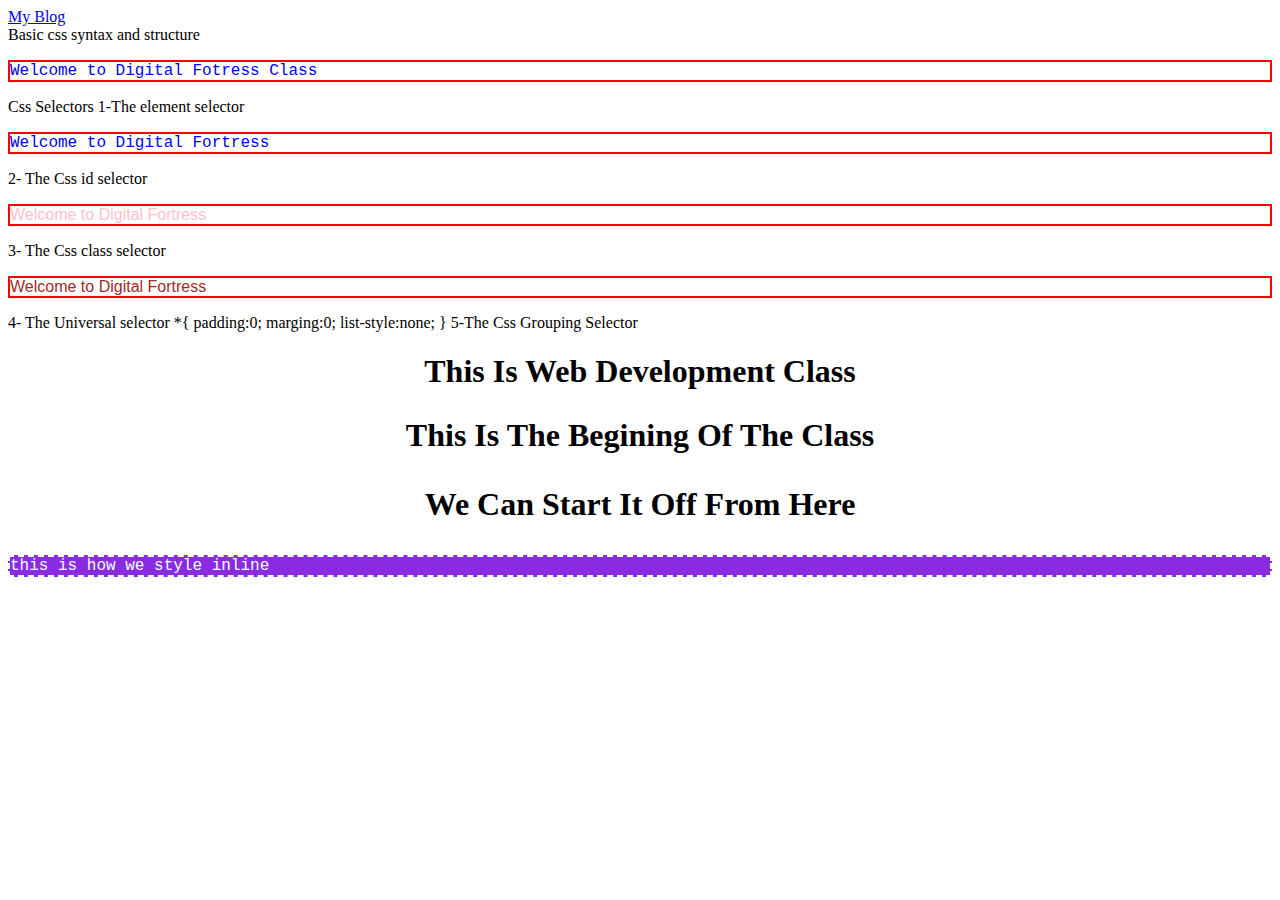
<file: index.html>
<!DOCTYPE html>
<html lang="en">
<head>
    <meta charset="UTF-8">
    <meta name="viewport" content="width=device-width, initial-scale=1.0">
    <title>Working with Css</title>
</head>
<style>
    p{
        background-color: white;
/* p is a selector
 background-color: white; the whole of this is declaration
 background-color this is property
 white is value*/
        color:blue;
        font-size: 400;
        font-family: 'Courier New', Courier, monospace;
        border: 2px solid red;
    }
        #zaynab{
            color:pink;
            font-size: 600;
            font-family: 'Gill Sans', 'Gill Sans MT', Calibri, 'Trebuchet MS', sans-serif;
        }
        .zaynab{
            color:brown;
            font-size: 700;
            font-family: Verdana, Geneva, Tahoma, sans-serif;
            font-style: normal;
        }
       h1,h2, h3{
        font: 800;
        font-size: xx-large;
        font-family: Georgia, 'Times New Roman', Times, serif;
        text-align: center;
        text-transform: capitalize;
       }
     p:first-child{
        font-style: italic;
       }

   
</style>
<body>
    <a href="blog.html" style="position: center;">My Blog</a>
    <br>
    Basic css syntax and structure
    <p> Welcome to Digital Fotress Class</p>
    Css Selectors
    1-The element selector
    <p>Welcome to Digital Fortress</p>
    2- The Css id selector
    <p id="zaynab">Welcome to Digital Fortress</p>
    3- The Css class selector
    <p class="zaynab">Welcome to Digital Fortress</p>
    4- The Universal selector
    *{
        padding:0;  
        marging:0;
        list-style:none;
    }
    5-The Css Grouping Selector
    <h1>This is Web development class</h1>
    <h2>This is the begining of the class</h2>
    <h3>we can start it off from here</h3>
    <!-- Inline Styling -->
    <p style="background-color: blueviolet; color:azure; border: 2px dashed ">this is how we style inline</p>
</body>
</html>
</file>
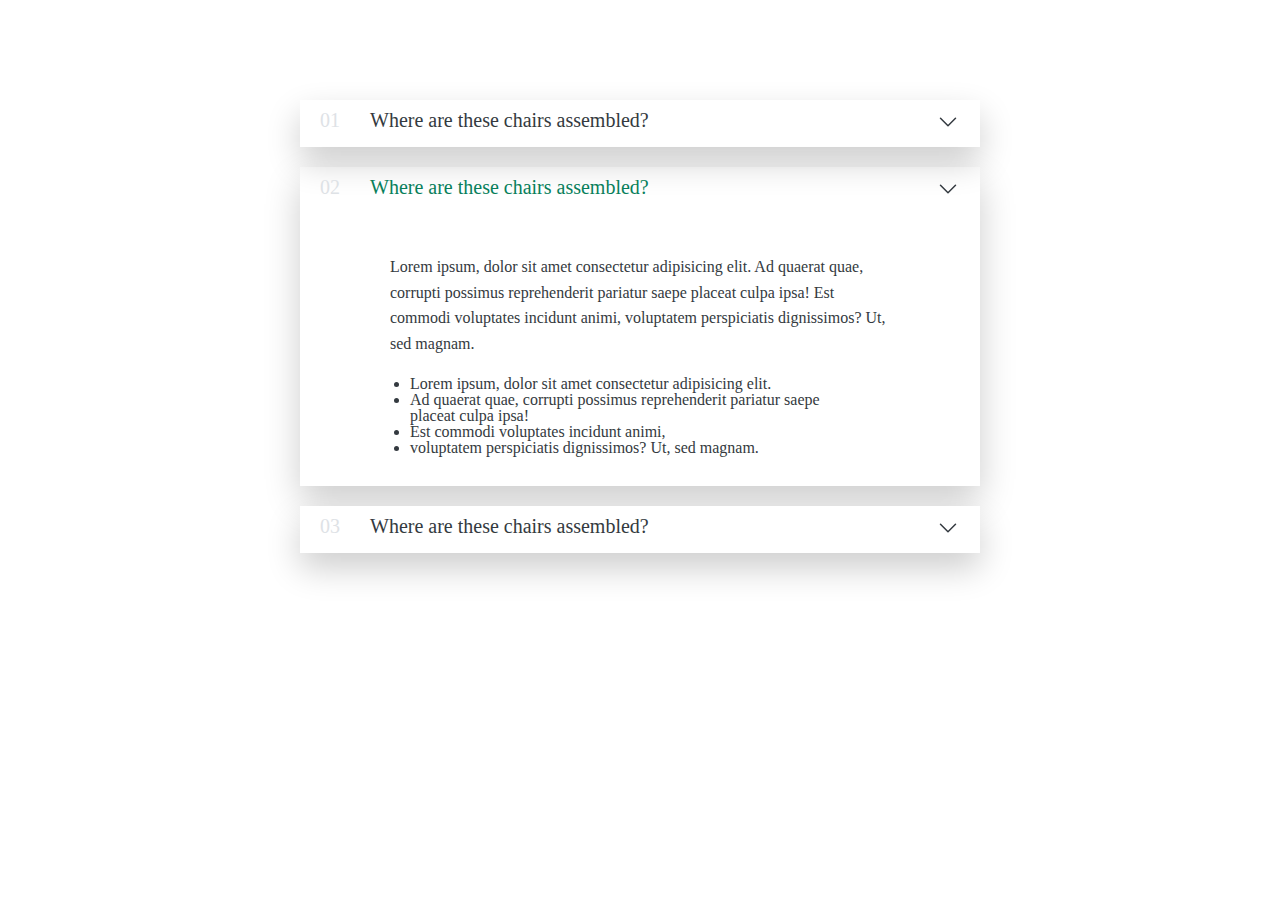
<file: Accordion.html>
<!DOCTYPE html>
<html lang="en">
<head>
    <meta charset="UTF-8">
    <meta name="viewport" content="width=device-width, initial-scale=1.0">
    <title>Accordion</title>
    <style>
        *{
            margin:0;
            padding:0;
            box-sizing: border-box;
        }
        body{
            font-family: verdana;
            color:#343a40;
            line-height: 1;
        }
        svg{
            width:24px;
            width:24px;
        }
        .number{
            color:#dee2e6;
            font-size: 15px;
        }
        .container{
            margin:100px auto;
            width:700px;
        }
        .first-container{
            display:grid;
            grid-template-columns: auto 1fr auto;
            gap:30px;
            background-color: white;
            box-shadow: 0 15px 34px rgba(0,0,0,0.2);
            padding:10px 20px;
            margin:20px 10px;
        }
        .second1-container{
            display: grid;
            grid-template-columns: auto 1fr auto;
            margin:5px 10px;
            gap:30px;
            box-shadow: 0 15px 34px rgba(0,0,0,0.2);
            padding:10px 20px;
        }
        .text{
            font-size: 20px;
        }
        .second{
            color:#087f5b;
        }
        .number{
            font-size: 20px;
        }
        .hidden-box{
            grid-column: 2;
            /* display: none; */
            align-items: center;
            padding: 10px 20px;
            justify-content: center;
        }
        .hidden-box p{
            line-height: 1.6;
            margin-bottom: 10px;
        }
        .hidden-box ul{
            display:flex;
            flex-direction: column;
            padding: 10px 20px;
        }
            </style>
</head>
<body>
  
<div class="container">
    <div class="first-container">
    <p class="number"> 01 </p>
    <p class="text">Where are these chairs assembled?</p>
    <p class="icon">
        <svg xmlns="http://www.w3.org/2000/svg" fill="none" viewBox="0 0 24 24" stroke-width="1.5" stroke="currentColor" class="w-6 h-6">
            <path stroke-linecap="round" stroke-linejoin="round" d="m19.5 8.25-7.5 7.5-7.5-7.5" />
          </svg>
          
    </p>
</div>

<div class="second-container">
    <div class="second1-container">
    <p class="number"> 02 </p>
    <p class="text second">Where are these chairs assembled?</p>
    <p class="icon">
        <svg xmlns="http://www.w3.org/2000/svg" fill="none" viewBox="0 0 24 24" stroke-width="1.5" stroke="currentColor" class="w-6 h-6">
            <path stroke-linecap="round" stroke-linejoin="round" d="m19.5 8.25-7.5 7.5-7.5-7.5" />
          </svg>
    
    <div class="hidden-box">      
    </p>
    <p>Lorem ipsum, dolor sit amet consectetur adipisicing elit. Ad quaerat quae, corrupti possimus reprehenderit pariatur saepe placeat culpa ipsa! Est commodi voluptates incidunt animi, voluptatem perspiciatis dignissimos? Ut, sed magnam.</p>
    <ul>
        <li>Lorem ipsum, dolor sit amet consectetur adipisicing elit.</li>
        <li>Ad quaerat quae, corrupti possimus reprehenderit pariatur saepe placeat culpa ipsa!</li>
        <li>Est commodi voluptates incidunt animi,</li>
        <li>voluptatem perspiciatis dignissimos? Ut, sed magnam.</li>

    </ul>
</div>
</div>
</div>
<div class="first-container">
    <p class="number"> 03 </p>
    <p class="text">Where are these chairs assembled?</p>
    <p class="icon">
        <svg xmlns="http://www.w3.org/2000/svg" fill="none" viewBox="0 0 24 24" stroke-width="1.5" stroke="currentColor" class="w-6 h-6">
            <path stroke-linecap="round" stroke-linejoin="round" d="m19.5 8.25-7.5 7.5-7.5-7.5" />
          </svg>
          
    </p>
</div>
</div>


</body>
</html>
</file>
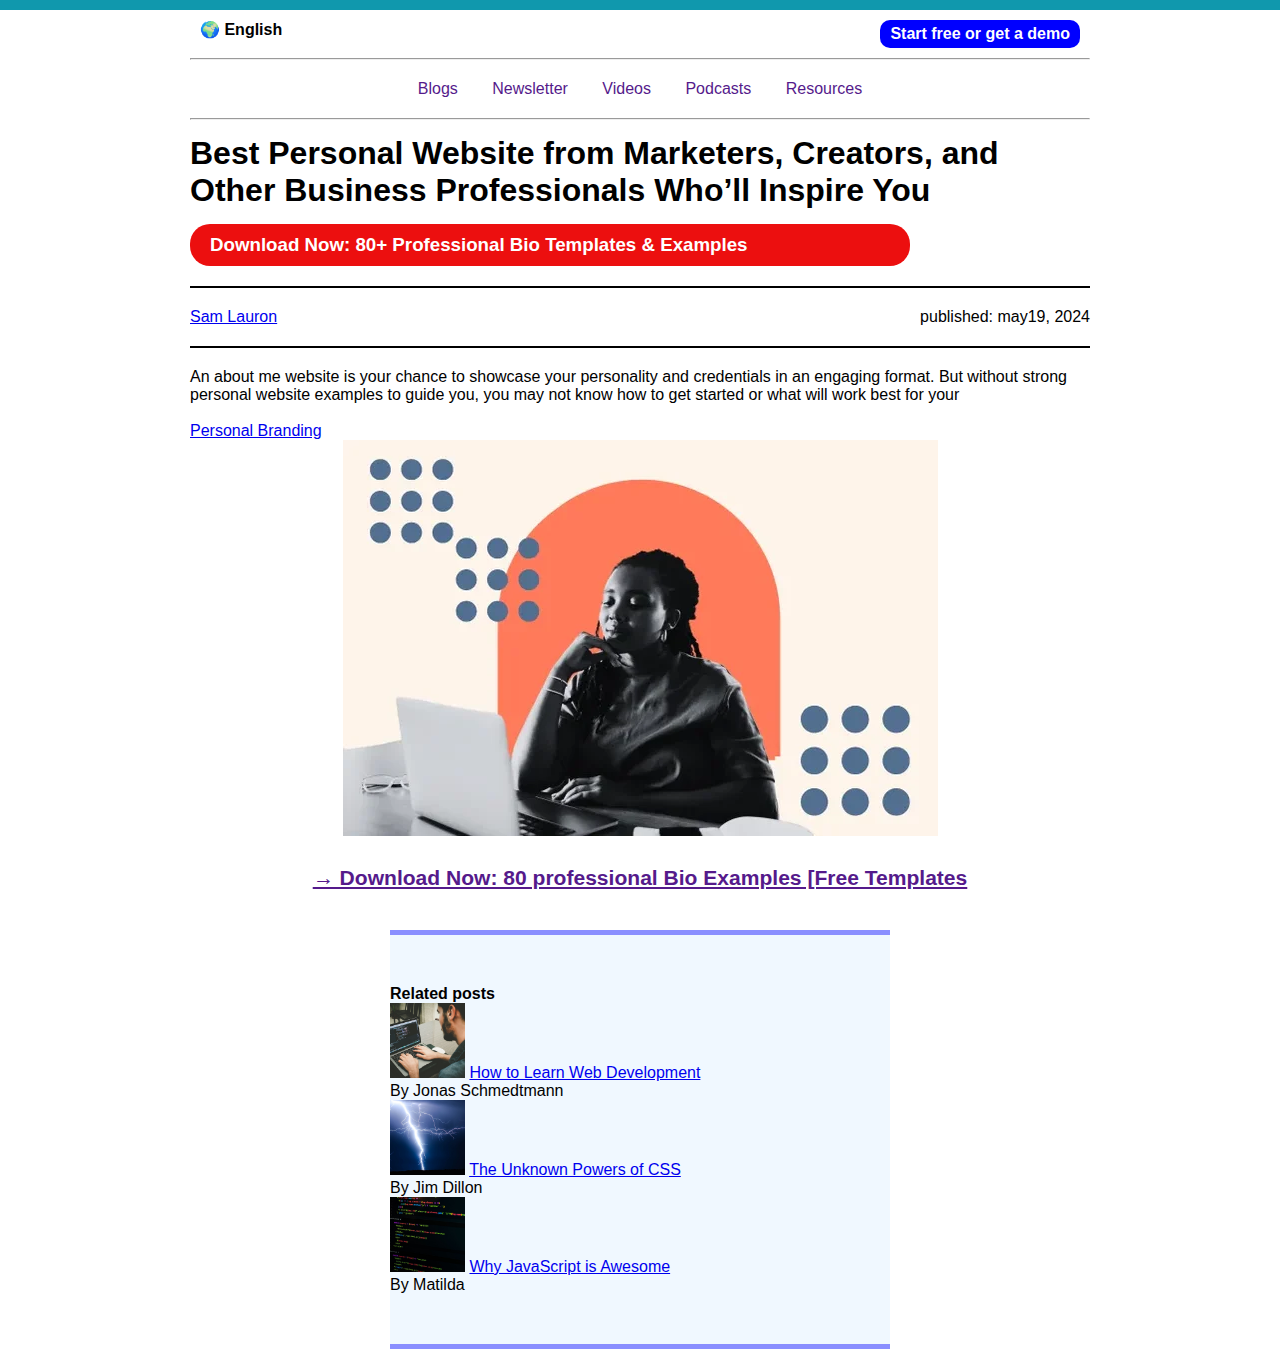
<file: blog.html>
<!DOCTYPE html>
<html lang="en">
<head>
    <meta charset="UTF-8">
    <meta name="viewport" content="width=device-width, initial-scale=1.0">
    <title>Blog</title>
    <link rel="stylesheet" href="myclass.css">
</head>
<body>
    <div class="container">
        <header class="main-header">
            <div class="top_header">
                <h4>🌍 English</h4>
                <h4 class="free_demo">Start free or get a demo</h4>
            </div>
            <hr>
            <nav class="nav_bar">
                <a href="">Blogs</a>
                <a href="">Newsletter</a>
                <a href="">Videos</a>
                <a href="">Podcasts</a>
                <a href="">Resources</a>
<!-- <ul class="nav_bar2">
    <li><a href="">Blogs</a></li>
    <li><a href="">Newsletter</a></li>
    <li><a href="">Videos</a></li>
    <li><a href="">Podcasts</a></li>
    <li><a href="">Resources</a></li>
</ul> -->
            </nav>
            <hr>
        </header>
        <article>
            <h1 class="myh1" style="font:900;font-weight:600; font-size: xx-large; ">Best Personal Website from Marketers, Creators, and Other Business Professionals Who’ll Inspire You</h1>
            <h3 class="download">Download Now: 80+ Professional Bio Templates & Examples</h3>
            <hr class="line">
            <div class="date">
                <a href="#"><p>Sam Lauron</p></a>
                <p>published: may19, 2024</p>
            </div>
            <hr class="line">
            <p>An about me website is your chance to showcase your personality and credentials in an engaging format. But without strong personal website examples to guide you, you may not know how to get started or what will work best for your</p>
            <br>
            <a href="#"><p>Personal Branding</p></a>
            <div class="image"><img src="./picture1.webp" alt="" title="">
              <div class="Download"> <a href=""> <h3>&rarr; Download Now: 80 professional Bio Examples [Free Templates</h3></a></div>
                <aside>
                    <h4>Related posts</h4>
            
                    <ul class="related">
                      <li>
                        <img
                          src="blog1.jpg"
                          alt="Person programming"
                          width="75"
                          height="75"
                        />
                        <a href="#">How to Learn Web Development</a>
                        <p class="related-author">By Jonas Schmedtmann</p>
                      </li>
                      <li>
                        <img
                          src="blog2.jpg"
                          alt="Lightning"
                          width="75"
                          height="75"
                        />
                        <a href="#">The Unknown Powers of CSS</a>
                        <p class="related-author">By Jim Dillon</p>
                      </li>
                      <li>
                        <img
                          src="blog3.jpg"
                          alt="JavaScript code on a screen"
                          width="75"
                          height="75"
                        />
                        <a href="#">Why JavaScript is Awesome</a>
                        <p class="related-author">By Matilda</p>
                      </li>
                    </ul>
                  </aside>
              
            </div>
        </article>
    </div>
</body>
</html>
</file>
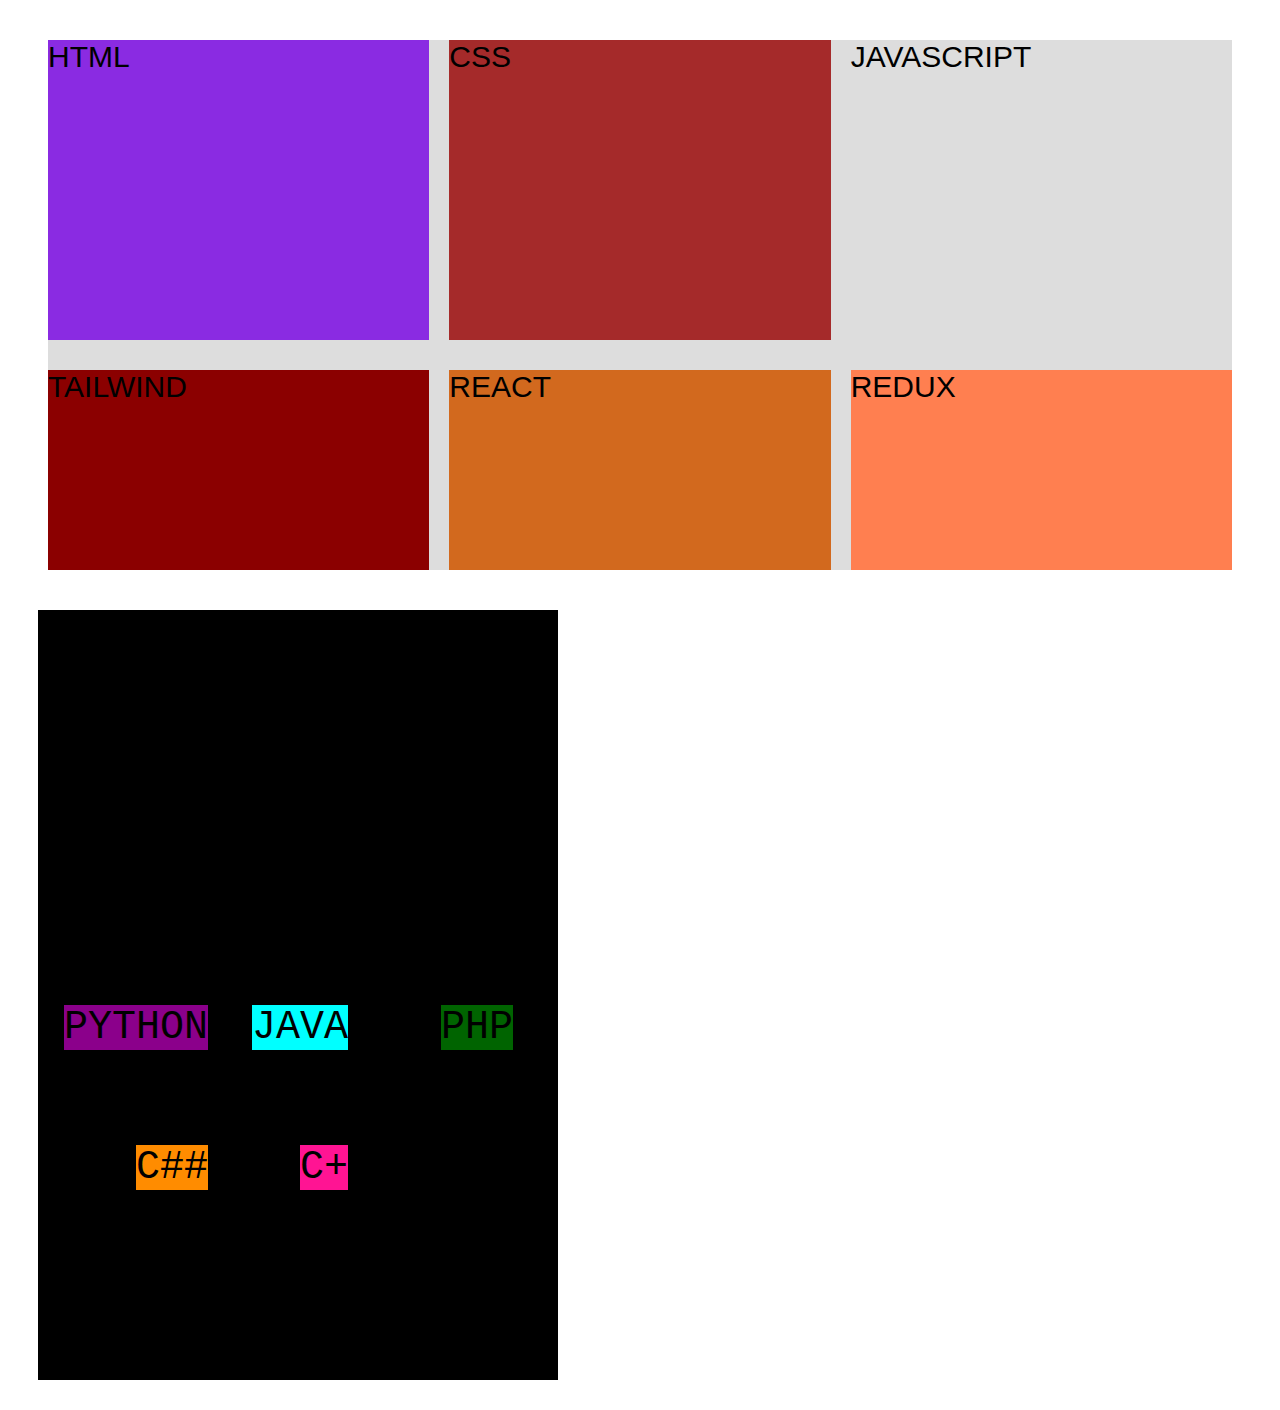
<file: css-grid.html>
<!DOCTYPE html>
<html lang="en">
<head>
    <meta charset="UTF-8">
    <meta name="viewport" content="width=device-width, initial-scale=1.0">
    <title>CSS Grid</title>
</head>
<style>
    .grid1{
        background-color: blueviolet;
    }
    .grid2{
        background-color: brown;
    }
    .grid3{
        background-color: calc();
    }
    .grid4{
        background-color: chocolate;
    }
    .grid5{
        background-color: coral;
    }
    .grid6{
        background-color: darkred;
    }
    .CONTAINER{
        font-family: Arial, Helvetica, sans-serif;
        background-color: #ddd;
        font-size: 30px;
        margin:40px;
        display:grid;
        /* grid-template-columns: 1fr 1fr 1fr 1fr;
        grid-template-rows: 300px 200px; */
        /* grid-template-columns: 1fr 1fr 1fr auto; */
        grid-template-columns: repeat(3, 1fr);
        grid-template-rows: 300px 200px;
        column-gap: 20px;
        row-gap: 30px;
        /* display: none; */
    }
    .grid6{
        grid-column: 1 / 2 ;
        grid-row: 2;
    }
    .grid7{
        background-color: darkmagenta;
    }
    .grid8{
        background-color: cyan;
    }
    .grid9{
        background-color: darkgreen;
    }
    .grid10{
        background-color: darkorange;
    }
    .grid11{
        background-color: deeppink;
    }
    .CONTAINER-2{
        font-family: 'Courier New', Courier, monospace;
        background-color: black;
        font-size:40px;
        margin:30px;
        padding:10px;
        width:500px;
        height:750px;
        gap:40px;
        justify-content: center;
        align-content: center;
        justify-items:end;
        align-items: end;
        display:grid;
        grid-template-columns: 125px 100px 125px;
        grid-template-rows: 250px 100px;
    }
</style>
<body>
    <div class="CONTAINER">
        <div class="grid1">HTML</div>
        <div class="grid2">CSS</div>
        <div class="grid3">JAVASCRIPT</div>
        <div class="grid4">REACT</div>
        <div class="grid5">REDUX</div>
        <div class="grid6">TAILWIND</div>
    </div>
    <div class="CONTAINER-2">
        <div class="grid7">PYTHON</div>
        <div class="grid8">JAVA</div>
        <div class="grid9">PHP</div>
        <div class="grid10">C##</div>
        <div class="grid11">C+</div>
        
    </div>
</body>
</html>
</file>
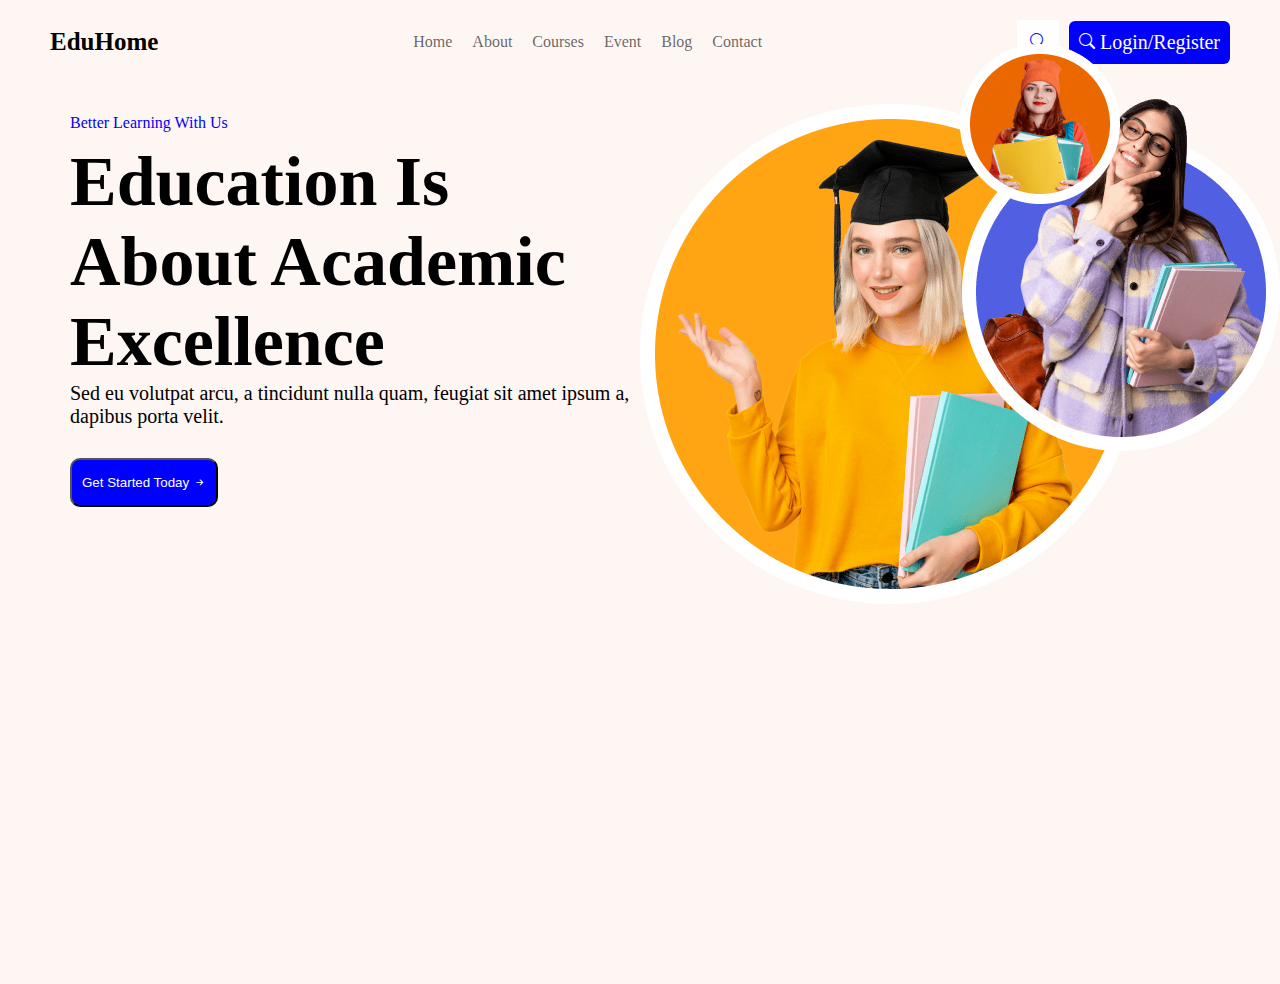
<file: Eduhome.html>
<!DOCTYPE html>
<html lang="en">
<head>
    <meta charset="UTF-8">
    <meta name="viewport" content="width=device-width, initial-scale=1.0">
    <title>EduHome</title>
    <link rel="stylesheet" href="https://cdn.jsdelivr.net/npm/bootstrap-icons@1.11.3/font/bootstrap-icons.min.css">
    <link rel="stylesheet" href="eduhome.css">

</head>
<body>
    <div class="header_container">
            <nav class="header_left">
            <p>EduHome</p>
        </nav>
        <nav class="header_middle">
            <ul>
                <li><a href="">Home</a></li>
                <li><a href="">About</a></li>
                <li><a href="">Courses</a></li>
                <li><a href="">Event</a></li>
                <li><a href="">Blog</a></li>
                <li><a href="">Contact</a></li>
            </ul>
        </nav>
        <nav class="header_right">
            <main class="search">
                <i class="bi bi-search"></i>
            </main>
            <main class="login">
                <i class="bi bi-search"></i>
                <p>Login/Register</p>
            </main>
        </nav>
    </div>
    <section class="banner">
        <div class="Banner_left"> <p class="first">Better Learning With Us</p>
            <h2>Education Is About Academic Excellence</h2>
            <p class="second">Sed eu volutpat arcu, a tincidunt nulla quam, feugiat sit amet ipsum a, dapibus porta velit.</p>
            <button class="learnmore">
                Get Started Today <i class="bi bi-arrow-right-short"></i>
            </button></div>
        <div class="Banner_right">
            <div class="image1">
                <img src="image01.png" alt="" title="">
            </div>
            <div class="image2">
                <img src="image02.png" alt="" title="">
            </div>
            <div class="image3">
                <img src="image03.png" alt="" title="">
            </div>

        </div>
    </section>
</body>
</html>
</file>
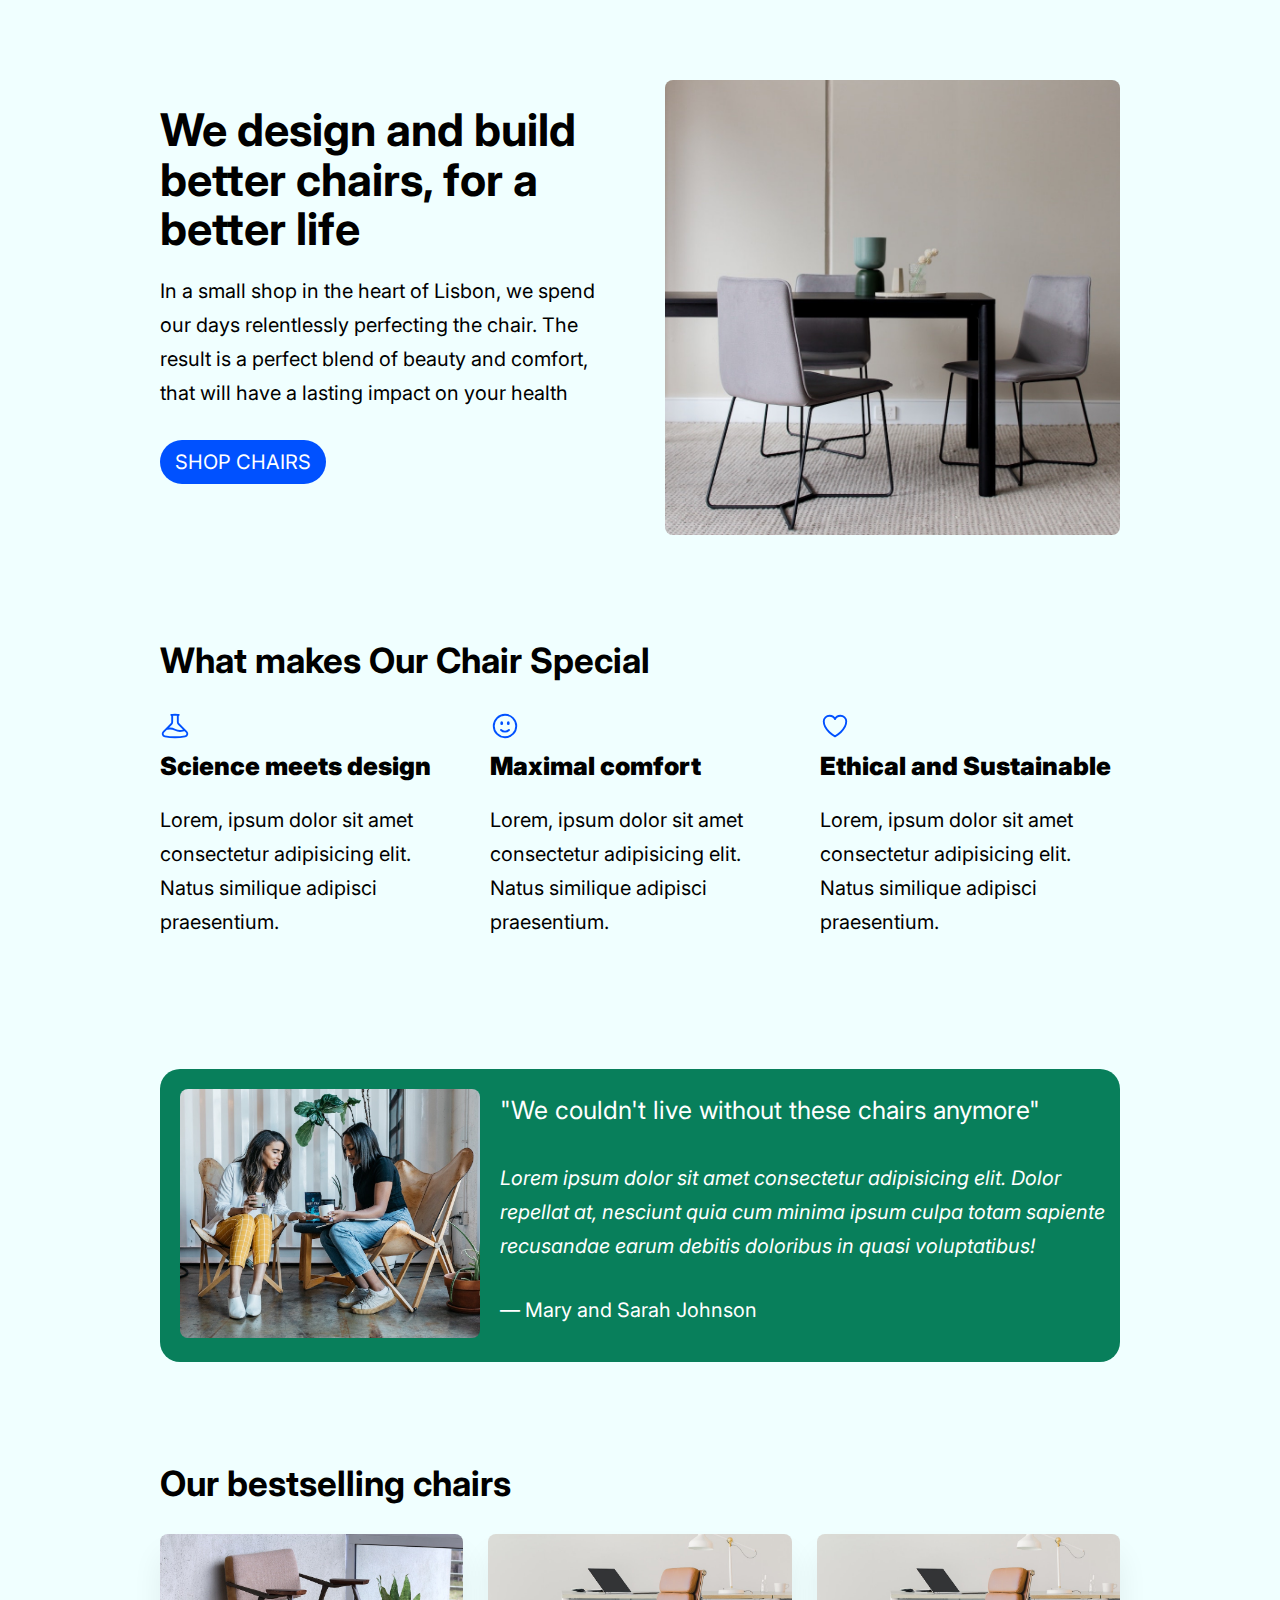
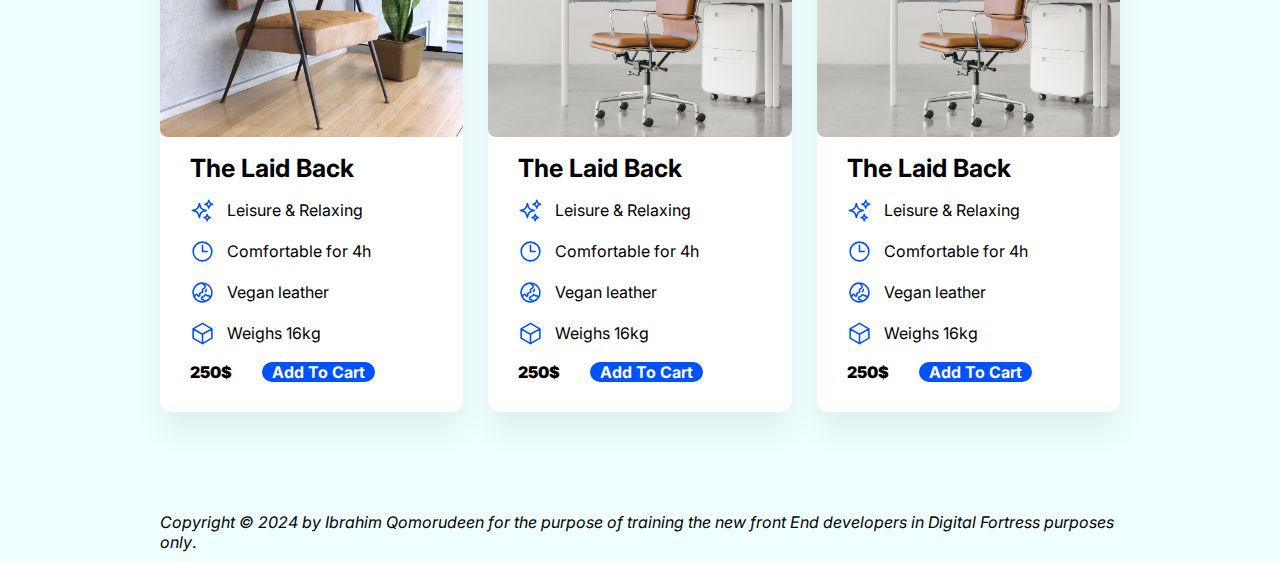
<file: webpage.html>
<!DOCTYPE html>
<html lang="en">
<head>
    <meta charset="UTF-8">
    <meta name="viewport" content="width=device-width, initial-scale=1.0">
    <title>Furniture</title>
    <link rel="preconnect" href="https://fonts.googleapis.com">
<link rel="preconnect" href="https://fonts.gstatic.com" crossorigin>
<link href="https://fonts.googleapis.com/css2?family=Inter:wght@100..900&display=swap" rel="stylesheet">
<link rel="stylesheet" href="style.css">
</head>
<body>
    
    <div class="container">
        <header>
        <div class="topheader">
          <h1 class="firsttext">We design and build better chairs, for a better life</h1> 
          <p class="secondtext">
            In a small shop in the heart of Lisbon, we spend our days relentlessly perfecting the chair. The result is a perfect blend of beauty and comfort, that will have a lasting impact on your health
          </p> 
          <a href="" ><p class="btn1">SHOP CHAIRS</p></a>
        </div>
          <div class="firstimage">
            <img src="./images/lisbon.jpg">
          </div>
        
    </header>
    <section>
        <h2>What makes Our Chair Special</h2>
        <div class="icon_section">
           <div>
           
            <svg xmlns="http://www.w3.org/2000/svg" fill="none" viewBox="0 0 24 24" stroke-width="1.5" stroke="currentColor" class="w-6 h-6">
                <path stroke-linecap="round" stroke-linejoin="round" d="M9.75 3.104v5.714a2.25 2.25 0 0 1-.659 1.591L5 14.5M9.75 3.104c-.251.023-.501.05-.75.082m.75-.082a24.301 24.301 0 0 1 4.5 0m0 0v5.714c0 .597.237 1.17.659 1.591L19.8 15.3M14.25 3.104c.251.023.501.05.75.082M19.8 15.3l-1.57.393A9.065 9.065 0 0 1 12 15a9.065 9.065 0 0 0-6.23-.693L5 14.5m14.8.8 1.402 1.402c1.232 1.232.65 3.318-1.067 3.611A48.309 48.309 0 0 1 12 21c-2.773 0-5.491-.235-8.135-.687-1.718-.293-2.3-2.379-1.067-3.61L5 14.5" />
              </svg>
               <p class="features-title"><strong>Science meets design</strong></p>
            <p class="features-text">Lorem, ipsum dolor sit amet consectetur adipisicing elit. Natus similique adipisci praesentium.</p>
        </div>
        <div>
           
            <svg xmlns="http://www.w3.org/2000/svg" fill="none" viewBox="0 0 24 24" stroke-width="1.5" stroke="currentColor" class="w-6 h-6">
                <path stroke-linecap="round" stroke-linejoin="round" d="M15.182 15.182a4.5 4.5 0 0 1-6.364 0M21 12a9 9 0 1 1-18 0 9 9 0 0 1 18 0ZM9.75 9.75c0 .414-.168.75-.375.75S9 10.164 9 9.75 9.168 9 9.375 9s.375.336.375.75Zm-.375 0h.008v.015h-.008V9.75Zm5.625 0c0 .414-.168.75-.375.75s-.375-.336-.375-.75.168-.75.375-.75.375.336.375.75Zm-.375 0h.008v.015h-.008V9.75Z" />
              </svg>
              
               <p class="features-title"><strong>Maximal comfort</strong></p>
            <p class="features-text">Lorem, ipsum dolor sit amet consectetur adipisicing elit. Natus similique adipisci praesentium.</p>
        </div>
        <div>
           
            <svg xmlns="http://www.w3.org/2000/svg" fill="none" viewBox="0 0 24 24" stroke-width="1.5" stroke="currentColor" class="w-6 h-6">
                <path stroke-linecap="round" stroke-linejoin="round" d="M21 8.25c0-2.485-2.099-4.5-4.688-4.5-1.935 0-3.597 1.126-4.312 2.733-.715-1.607-2.377-2.733-4.313-2.733C5.1 3.75 3 5.765 3 8.25c0 7.22 9 12 9 12s9-4.78 9-12Z" />
              </svg>
              
               <p class="features-title"><strong>Ethical and Sustainable</strong></p>
            <p class="features-text">Lorem, ipsum dolor sit amet consectetur adipisicing elit. Natus similique adipisci praesentium.</p>
        </div>
        </div>
        <div class="testimonial">
            <div class="himage">
                <img class="my_image" src="./images/testimonial2.jpg" alt="my testimonial" title="our testimonial">
            </div>
            <div class="text_testimonial">
                <p class="testimonial-title">"We couldn't live without these chairs anymore"</p>
                <p class="testimonial-text"><em>Lorem ipsum dolor sit amet consectetur adipisicing elit. Dolor repellat at, nesciunt quia cum minima ipsum culpa totam sapiente recusandae earum debitis doloribus in quasi voluptatibus!</em></p>
                <p class="testimonial-details">— Mary and Sarah Johnson</p>
            </div>
        </div>
    </section>
    <section>
        
         <h2 class="category-text">
                Our bestselling chairs 
            </h2>
            
            <div class="category-section">
                <article class="categories">
                    <img src="./images/laidback.jpg" alt="">
                    <div class="category">
                        <h3 >
                            The Laid Back
                        </h3>
                        <ul class="category-details">
                            <li>
                                <svg xmlns="http://www.w3.org/2000/svg" fill="none" viewBox="0 0 24 24" stroke-width="1.5" stroke="currentColor" class="w-6 h-6">
                                    <path stroke-linecap="round" stroke-linejoin="round" d="M9.813 15.904 9 18.75l-.813-2.846a4.5 4.5 0 0 0-3.09-3.09L2.25 12l2.846-.813a4.5 4.5 0 0 0 3.09-3.09L9 5.25l.813 2.846a4.5 4.5 0 0 0 3.09 3.09L15.75 12l-2.846.813a4.5 4.5 0 0 0-3.09 3.09ZM18.259 8.715 18 9.75l-.259-1.035a3.375 3.375 0 0 0-2.455-2.456L14.25 6l1.036-.259a3.375 3.375 0 0 0 2.455-2.456L18 2.25l.259 1.035a3.375 3.375 0 0 0 2.456 2.456L21.75 6l-1.035.259a3.375 3.375 0 0 0-2.456 2.456ZM16.894 20.567 16.5 21.75l-.394-1.183a2.25 2.25 0 0 0-1.423-1.423L13.5 18.75l1.183-.394a2.25 2.25 0 0 0 1.423-1.423l.394-1.183.394 1.183a2.25 2.25 0 0 0 1.423 1.423l1.183.394-1.183.394a2.25 2.25 0 0 0-1.423 1.423Z" />
                                  </svg>
                                  <span>Leisure & Relaxing</span> 
                            </li>
                            <li>
                                <svg xmlns="http://www.w3.org/2000/svg" fill="none" viewBox="0 0 24 24" stroke-width="1.5" stroke="currentColor" class="w-6 h-6">
                                    <path stroke-linecap="round" stroke-linejoin="round" d="M12 6v6h4.5m4.5 0a9 9 0 1 1-18 0 9 9 0 0 1 18 0Z" />
                                  </svg>
                                   
                                <span>
                                    Comfortable for 4h
                                </span>
                            </li>
                            <li>
                                <svg xmlns="http://www.w3.org/2000/svg" fill="none" viewBox="0 0 24 24" stroke-width="1.5" stroke="currentColor" class="w-6 h-6">
                                    <path stroke-linecap="round" stroke-linejoin="round" d="M12.75 3.03v.568c0 .334.148.65.405.864l1.068.89c.442.369.535 1.01.216 1.49l-.51.766a2.25 2.25 0 0 1-1.161.886l-.143.048a1.107 1.107 0 0 0-.57 1.664c.369.555.169 1.307-.427 1.605L9 13.125l.423 1.059a.956.956 0 0 1-1.652.928l-.679-.906a1.125 1.125 0 0 0-1.906.172L4.5 15.75l-.612.153M12.75 3.031a9 9 0 0 0-8.862 12.872M12.75 3.031a9 9 0 0 1 6.69 14.036m0 0-.177-.529A2.25 2.25 0 0 0 17.128 15H16.5l-.324-.324a1.453 1.453 0 0 0-2.328.377l-.036.073a1.586 1.586 0 0 1-.982.816l-.99.282c-.55.157-.894.702-.8 1.267l.073.438c.08.474.49.821.97.821.846 0 1.598.542 1.865 1.345l.215.643m5.276-3.67a9.012 9.012 0 0 1-5.276 3.67m0 0a9 9 0 0 1-10.275-4.835M15.75 9c0 .896-.393 1.7-1.016 2.25" />
                                  </svg>
                                  <span>Vegan leather</span>
                            </li>
                            <li> 
                                <svg xmlns="http://www.w3.org/2000/svg" fill="none" viewBox="0 0 24 24" stroke-width="1.5" stroke="currentColor" class="w-6 h-6">
                                    <path stroke-linecap="round" stroke-linejoin="round" d="m21 7.5-9-5.25L3 7.5m18 0-9 5.25m9-5.25v9l-9 5.25M3 7.5l9 5.25M3 7.5v9l9 5.25m0-9v9" />
                                  </svg>
                                  <span>Weighs 16kg</span></li>
                        </ul>
                        <div class="category-price">
                            <h4><strong>250$</strong></h4><a href="" alt="price" class="price"><strong>Add to cart</strong></a>
                        </div>
                    </div>
                </article>
                <article class="categories">
                    <img src="./images/workerbee.jpg" alt="">
                    <div class="category">
                        <h3 >
                            The Laid Back
                        </h3>
                        <ul class="category-details">
                            <li>
                                <svg xmlns="http://www.w3.org/2000/svg" fill="none" viewBox="0 0 24 24" stroke-width="1.5" stroke="currentColor" class="w-6 h-6">
                                    <path stroke-linecap="round" stroke-linejoin="round" d="M9.813 15.904 9 18.75l-.813-2.846a4.5 4.5 0 0 0-3.09-3.09L2.25 12l2.846-.813a4.5 4.5 0 0 0 3.09-3.09L9 5.25l.813 2.846a4.5 4.5 0 0 0 3.09 3.09L15.75 12l-2.846.813a4.5 4.5 0 0 0-3.09 3.09ZM18.259 8.715 18 9.75l-.259-1.035a3.375 3.375 0 0 0-2.455-2.456L14.25 6l1.036-.259a3.375 3.375 0 0 0 2.455-2.456L18 2.25l.259 1.035a3.375 3.375 0 0 0 2.456 2.456L21.75 6l-1.035.259a3.375 3.375 0 0 0-2.456 2.456ZM16.894 20.567 16.5 21.75l-.394-1.183a2.25 2.25 0 0 0-1.423-1.423L13.5 18.75l1.183-.394a2.25 2.25 0 0 0 1.423-1.423l.394-1.183.394 1.183a2.25 2.25 0 0 0 1.423 1.423l1.183.394-1.183.394a2.25 2.25 0 0 0-1.423 1.423Z" />
                                  </svg>
                                  <span>Leisure & Relaxing</span> 
                            </li>
                            <li>
                                <svg xmlns="http://www.w3.org/2000/svg" fill="none" viewBox="0 0 24 24" stroke-width="1.5" stroke="currentColor" class="w-6 h-6">
                                    <path stroke-linecap="round" stroke-linejoin="round" d="M12 6v6h4.5m4.5 0a9 9 0 1 1-18 0 9 9 0 0 1 18 0Z" />
                                  </svg>
                                   
                                <span>
                                    Comfortable for 4h
                                </span>
                            </li>
                            <li>
                                <svg xmlns="http://www.w3.org/2000/svg" fill="none" viewBox="0 0 24 24" stroke-width="1.5" stroke="currentColor" class="w-6 h-6">
                                    <path stroke-linecap="round" stroke-linejoin="round" d="M12.75 3.03v.568c0 .334.148.65.405.864l1.068.89c.442.369.535 1.01.216 1.49l-.51.766a2.25 2.25 0 0 1-1.161.886l-.143.048a1.107 1.107 0 0 0-.57 1.664c.369.555.169 1.307-.427 1.605L9 13.125l.423 1.059a.956.956 0 0 1-1.652.928l-.679-.906a1.125 1.125 0 0 0-1.906.172L4.5 15.75l-.612.153M12.75 3.031a9 9 0 0 0-8.862 12.872M12.75 3.031a9 9 0 0 1 6.69 14.036m0 0-.177-.529A2.25 2.25 0 0 0 17.128 15H16.5l-.324-.324a1.453 1.453 0 0 0-2.328.377l-.036.073a1.586 1.586 0 0 1-.982.816l-.99.282c-.55.157-.894.702-.8 1.267l.073.438c.08.474.49.821.97.821.846 0 1.598.542 1.865 1.345l.215.643m5.276-3.67a9.012 9.012 0 0 1-5.276 3.67m0 0a9 9 0 0 1-10.275-4.835M15.75 9c0 .896-.393 1.7-1.016 2.25" />
                                  </svg>
                                  <span>Vegan leather</span>
                            </li>
                            <li> 
                                <svg xmlns="http://www.w3.org/2000/svg" fill="none" viewBox="0 0 24 24" stroke-width="1.5" stroke="currentColor" class="w-6 h-6">
                                    <path stroke-linecap="round" stroke-linejoin="round" d="m21 7.5-9-5.25L3 7.5m18 0-9 5.25m9-5.25v9l-9 5.25M3 7.5l9 5.25M3 7.5v9l9 5.25m0-9v9" />
                                  </svg>
                                  <span>Weighs 16kg</span></li>
                        </ul>
                        <div class="category-price">
                            <h4><strong>250$</strong></h4><a href="" alt="price" class="price"><strong>Add to cart</strong></a>
                        </div>
                    </div>
                </article>
                <article class="categories">
                    <img src="./images/workerbee.jpg" alt="">
                    <div class="category">
                        <h3 >
                            The Laid Back
                        </h3>
                        <ul class="category-details">
                            <li>
                                <svg xmlns="http://www.w3.org/2000/svg" fill="none" viewBox="0 0 24 24" stroke-width="1.5" stroke="currentColor" class="w-6 h-6">
                                    <path stroke-linecap="round" stroke-linejoin="round" d="M9.813 15.904 9 18.75l-.813-2.846a4.5 4.5 0 0 0-3.09-3.09L2.25 12l2.846-.813a4.5 4.5 0 0 0 3.09-3.09L9 5.25l.813 2.846a4.5 4.5 0 0 0 3.09 3.09L15.75 12l-2.846.813a4.5 4.5 0 0 0-3.09 3.09ZM18.259 8.715 18 9.75l-.259-1.035a3.375 3.375 0 0 0-2.455-2.456L14.25 6l1.036-.259a3.375 3.375 0 0 0 2.455-2.456L18 2.25l.259 1.035a3.375 3.375 0 0 0 2.456 2.456L21.75 6l-1.035.259a3.375 3.375 0 0 0-2.456 2.456ZM16.894 20.567 16.5 21.75l-.394-1.183a2.25 2.25 0 0 0-1.423-1.423L13.5 18.75l1.183-.394a2.25 2.25 0 0 0 1.423-1.423l.394-1.183.394 1.183a2.25 2.25 0 0 0 1.423 1.423l1.183.394-1.183.394a2.25 2.25 0 0 0-1.423 1.423Z" />
                                  </svg>
                                  <span>Leisure & Relaxing</span> 
                            </li>
                            <li>
                                <svg xmlns="http://www.w3.org/2000/svg" fill="none" viewBox="0 0 24 24" stroke-width="1.5" stroke="currentColor" class="w-6 h-6">
                                    <path stroke-linecap="round" stroke-linejoin="round" d="M12 6v6h4.5m4.5 0a9 9 0 1 1-18 0 9 9 0 0 1 18 0Z" />
                                  </svg>
                                   
                                <span>
                                    Comfortable for 4h
                                </span>
                            </li>
                            <li>
                                <svg xmlns="http://www.w3.org/2000/svg" fill="none" viewBox="0 0 24 24" stroke-width="1.5" stroke="currentColor" class="w-6 h-6">
                                    <path stroke-linecap="round" stroke-linejoin="round" d="M12.75 3.03v.568c0 .334.148.65.405.864l1.068.89c.442.369.535 1.01.216 1.49l-.51.766a2.25 2.25 0 0 1-1.161.886l-.143.048a1.107 1.107 0 0 0-.57 1.664c.369.555.169 1.307-.427 1.605L9 13.125l.423 1.059a.956.956 0 0 1-1.652.928l-.679-.906a1.125 1.125 0 0 0-1.906.172L4.5 15.75l-.612.153M12.75 3.031a9 9 0 0 0-8.862 12.872M12.75 3.031a9 9 0 0 1 6.69 14.036m0 0-.177-.529A2.25 2.25 0 0 0 17.128 15H16.5l-.324-.324a1.453 1.453 0 0 0-2.328.377l-.036.073a1.586 1.586 0 0 1-.982.816l-.99.282c-.55.157-.894.702-.8 1.267l.073.438c.08.474.49.821.97.821.846 0 1.598.542 1.865 1.345l.215.643m5.276-3.67a9.012 9.012 0 0 1-5.276 3.67m0 0a9 9 0 0 1-10.275-4.835M15.75 9c0 .896-.393 1.7-1.016 2.25" />
                                  </svg>
                                  <span>Vegan leather</span>
                            </li>
                            <li> 
                                <svg xmlns="http://www.w3.org/2000/svg" fill="none" viewBox="0 0 24 24" stroke-width="1.5" stroke="currentColor" class="w-6 h-6">
                                    <path stroke-linecap="round" stroke-linejoin="round" d="m21 7.5-9-5.25L3 7.5m18 0-9 5.25m9-5.25v9l-9 5.25M3 7.5l9 5.25M3 7.5v9l9 5.25m0-9v9" />
                                  </svg>
                                  <span>Weighs 16kg</span></li>
                        </ul>
                        <div class="category-price">
                            <h4><strong>250$</strong></h4><a href="" alt="price" class="price"><strong>Add to cart</strong></a>
                        </div>
                    </div>
                </article>
            </div>
        
        
    </section>
    <footer>
        <em>Copyright &copy; <span class="date">2024 </span> by Ibrahim Qomorudeen for the purpose of training the new front End developers in Digital Fortress
        
        purposes only</em>.
      </footer>
    </div>
    <script src="./js/App.js"></script>
</body>
</html>
</file>
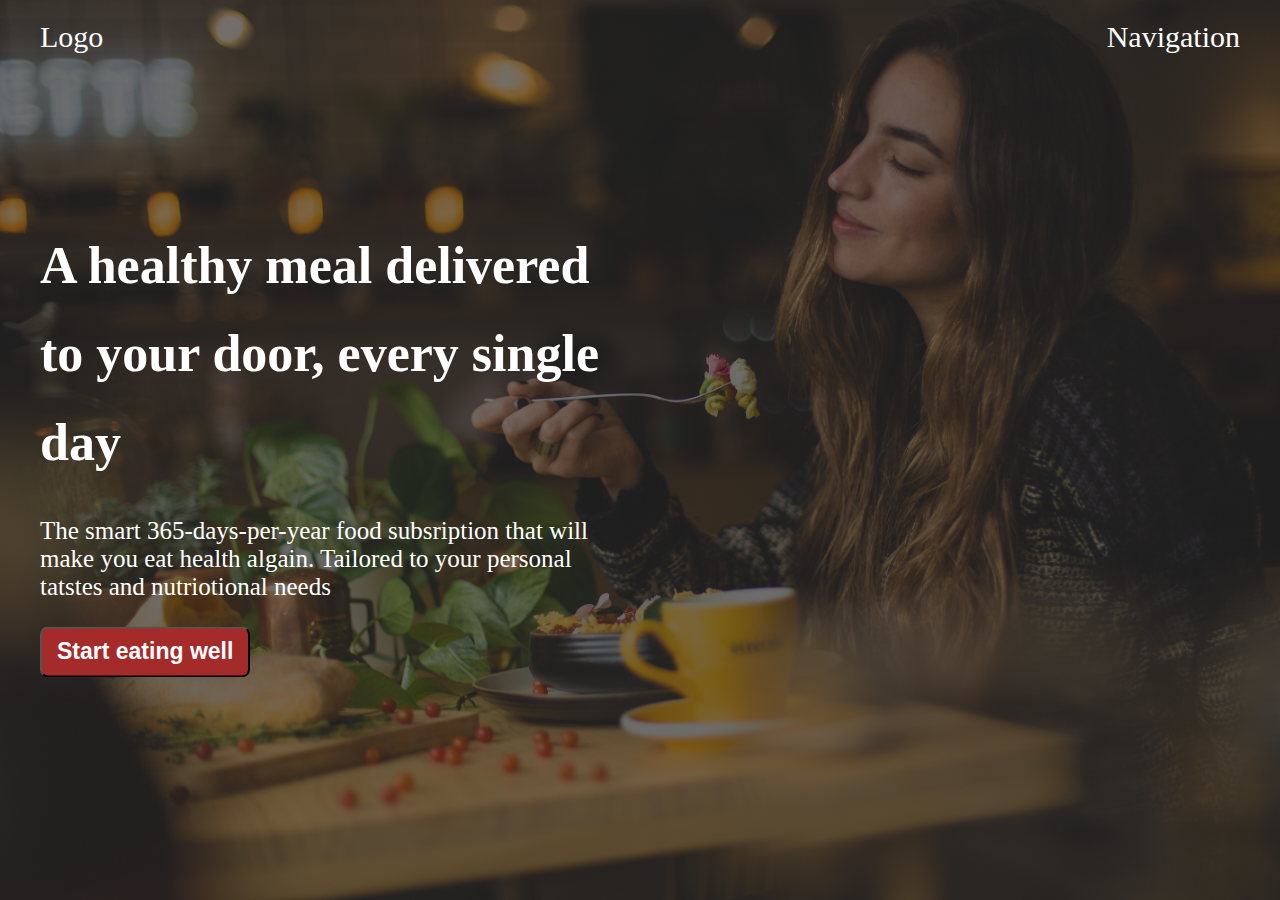
<file: images/hero.html>
<!DOCTYPE html>
<html lang="en">
  <head>
    <meta charset="UTF-8" />
    <meta name="viewport" content="width=device-width, initial-scale=1.0" />
    <title>Hero Section</title>
    <link
      href="https://fonts.googleapis.com/css2?family=Rubik:wght@400;600;700&display=swap"
      rel="stylesheet"
    />
    <style>
      * {
        margin: 0;
        padding: 0;
        box-sizing: border-box;
      }
      .navbar {
        margin: 0 auto;
        width: 1200px;
      }
      header {
        height: 100vh;
        position:relative;
        background-image: linear-gradient(rgba(34, 34, 34, 0.6),
            rgba(34, 34, 34, 0.6)),
            url(hero.jpg);
        
        background-size: cover;
        color: white;
        /* background-color: pink; */
      }
      nav {
        padding-top: 20px;
        padding-bottom: 20px;
        
        font-size: 30px;
        font-weight: 400;
        display: flex;
        justify-content: space-between;
      }
      .header-container{
        position:absolute;
        width:1200px;
        left:50%;
        top:50%;
        transform:translate(-50%, -50%)

      }
      .header-container2{
        width:50%;
      }
      h2{
        margin-bottom: 30px;
        font-size: 52px;
        line-height: 1.7;
      }
      p{
        margin-bottom: 25px;
        font-size: 25px;
      }
      .btn{
        padding:10px 15px;
        border-radius: 8px;
        background-color: brown;
        color: white;
        font-size: 23px;
        font-weight: bold;
      }
    </style>
  </head>
  <body>
    <header>
      <nav class="navbar">
        <div>Logo</div>
        <div>Navigation</div>
      </nav>
      <div class="header-container">
        <div class="header-container2">
        <h2>A healthy meal delivered to your door, every single day</h2>
        <p>
          The smart 365-days-per-year food subsription that will make you eat
          health algain. Tailored to your personal tatstes and nutriotional
          needs
        </p>
        <button class="btn">Start eating well</button>
      </div>
    </div>
    </header>
  </body>
</html>
</file>
<file: myclass.css>
*{
    padding:0;
    margin:0;
    box-sizing: border-box;
}
body{
    /* height:100vh; */
   color:black;
   font-family: Verdana, Geneva, Tahoma, sans-serif;
   border-top: 10px solid #1098ad;
   position:relative;

}
.container{
    width:900px;
    /* margin:0 auto; */
    margin-left: 10px;
    margin:0 auto;
}
.top_header{
    display:flex;
    margin:10px 10px;
    text-align: center;
    justify-content:space-between;
}
.free_demo{
    background-color: blue;
    border-radius: 10px;
    padding:5px 10px;
    color:white;

}
/* .nav_bar2{
/* list-style: none; */
/* text-decoration: none;
} */
.nav_bar{
    justify-content: center;
    margin: 20px 25px;
    text-align: center;
    justify-content: center;
}
.nav_bar a{
    text-decoration: none;
    list-style: none;
    text-align: center;
    justify-content: space-around;
    margin: 30px 15px;
}
article h1{
    font-size: 70rem;
    margin:15px auto;
    }
.download{
    background-color: rgb(236, 15, 15);
    border-radius: 20px;
    /* border-radius: inherit; */
    width:80%;
    padding:10px 20px;
    color:white;
    margin:10px 0;
}
.line{
    font-weight: bold;
    line-height: 5px;
    text-decoration-thickness: 50px;
    border: 1px solid black;
    margin:20px 0;
    
}
.date{
    display:flex;
    justify-content: space-between;
}
a:hover{
    color:blue;
    font-weight:bold;
    text-decoration: underline;
}
.image{
    /* display:flex; */
    /* text-align: center; */
    display:grid;
    place-items: center;
    /* display:block;
    margin:0 auto; */
    margin-bottom: 15px;
}
/* img{
    display:block;
    margin:auto;
} */
    

.image{
    /* display:flex; */
    justify-content: center;
}
.Download{
    margin-top:30px;
    display:flex;
    justify-content: center;
    font-size: large;
    font-weight: 900;
    margin-bottom: 40px;
}
.related{
    list-style: none;
}
aside{
    border-top: 5px solid rgba(0, 0, 255, 0.425);
    border-bottom: 5px solid rgba(0, 0, 255, 0.425);
    background-color: aliceblue;
    padding: 50px 0;
    width: 500px;
    margin-bottom: 0;
}
</file>
<file: eduhome.css>
*{
    margin:0;
    padding:0;
    list-style: none;
    box-sizing: border-box;
}
.header_container{
    display:flex;
    justify-content: space-between;
    padding:20px 50px;
    align-items: center;
    background-color:  #FEF6F3;
    position: sticky;

}
.header_left p{
    font-size: 25px;
    font-weight: bold;
}
.header_middle ul{
    display: flex;
}
.header_middle ul a{
    text-decoration: none;
    color: rgba(0, 0, 0, 0.608);
   
}
.header_middle ul a:hover{
    color:blue
}

li{
    justify-content: space-between;
    padding:0 10px;
}
.header_right{
    display:flex;
    align-items: center;
    justify-content: space-between;
}
.search{
    margin-right: 10px;
    background-color: white;
    padding: 13px;
    color:blue;
    border-radius: 3px;
}
.login{
    background-color: blue;
    padding:0 15px;
    display: flex;
    justify-content: center;
    align-items: center;
    padding: 10px;
    border-radius: 6px;
    color:white;
}
.login .bi-search{
    margin-right: 5px;
}
.login p{
    font-size: 20px;
}
.banner{
    display:grid;
    grid-template-columns: 1fr 1fr;
    height:100vh;
    background-color: #FEF6F3;
    position: relative;
    
}
.Banner_left{
    padding-left:70px;
    margin-top: 20px;
    
}
.Banner_left .first{
    text-transform: capitalize;
    padding:10px 0;
    color:blue;
}
.Banner_left h2{
    font-size: 70px;
    padding-bottom: 40px 0;

}
.Banner_left .second{
    padding-bottom: 30px;
    font-size: 20px;
}
.learnmore{
    padding:15px 10px;
    background-color: blue;
    border-radius: 10px;
    color:white;
}
.Banner_right{
    margin-top: 150px;
    padding-top:150px;
}
.banner .Banner_right .image2{
    position:absolute;
    top:20px;
    left:50%;
    right:20px;
    z-index: 50;
}
.banner .Banner_right .image1{
    position:absolute;
    z-index: 100;
    right:0;
    top:15px;
}
.banner .Banner_right .image3{
    position: absolute;
    top:-40px;
    left:75%;
    z-index: 100;
}
</file>
<file: style.css>
*{
    margin:0;
    padding:0;
    box-sizing: border-box;
    list-style: none;
}

body{
    font-family: 'inter';
    background-color: azure;
}
.container{
    width:960px;
    margin:0 auto;
}

img{
    width:100%;
    border-radius: 8px;
}
header{
    display:grid;
    grid-template-columns: repeat(2, 1fr);
    column-gap: 50px;
    margin-top: 80px;
    margin-bottom: 100px;
}
.topheader{
    width:100%;
    align-self: center;
}
h1{
    font-size: 45px;
    line-height: 1.1;
    margin-bottom: 20px;
    letter-spacing: 0.8;
}
p{
    font-size: 20px;
    line-height: 1.7;
    margin-bottom: 30px ;
}
a{
    text-decoration: none;
}
.btn1{
    text-decoration: none;
    background-color: rgb(0, 81, 255);
    display:inline-block;
    /* align-items: center; */
    border-radius: 100px;
    padding:5px 15px;
    color:white;
}
.btn1:hover{
    background-color: rgba(1, 23, 71, 0.911) ;
}
h2{
    font-size: 35px;
    margin-bottom: 30px;
}
.features-title{
    font-size:25px;
    font-weight: bold;
    margin-bottom: 15px;
}
.icon_section{
    display: grid;
    grid-template-columns: repeat(3, 1fr);
    column-gap: 30px;
    margin-bottom:100px;
} 
svg{
    width:30px;
    /* margin-bottom: 20px; */
    color: rgb(0, 81, 255)
}  
.testimonial{
    border-radius: 20px;
    background-color: #087f5b;
    display:grid;
    grid-template-columns: 300px 1fr;
    column-gap: 40px;
    padding-bottom: 0;
    margin-bottom: 100px;
}   
.my_image{
    align-self: center;
    margin: 20px 20px;
    justify-content: center;
    display: inline-block;
}
.text_testimonial{
    margin-top: 20px;
    display: inline-block;
    color:white;
    
    /* padding-left: 5px; */
}
.testimonial-title{
    font-size: 25px;
    
}
.category-section{
    display:grid;
    grid-template-columns: repeat(3, 1fr);
    margin-bottom: 100px;
    column-gap: 25px;
}
.categories{
    background-color: white;
    border-radius: 7px;
    list-style: none;
    box-shadow: 0 20px 30px 0 rgba(0, 0, 0, 0.07);
  border-radius: 12px;
}
.category{
    margin-top: 12px;
    /* align-items: center;
    justify-content: center;
    align-self: center; */
    margin-left: 30px;
    margin-right: 30px;
    padding-bottom: 30px;
}
h3{
    font-size: 25px;
    align-content: center;
    align-self: center;
    justify-content: center ;
}
/* .category-details{
    margin-bottom: 40px;
} */
.category-details li{
    display:flex;
    column-gap: 12px;
    align-items: center;
    margin-bottom: 16px;
    margin-top: 15px;
    /* justify-content: center; */
}
.category-details li svg{
    width:25px;
}
.category-price{
    display:flex;
    /* justify-content: space-between; */
    column-gap: 30px;
}
.price{
    background-color: rgb(0, 81, 255);
    border-radius: 10px;
   padding:0 10px;
   color:white;
   text-transform:capitalize;
}
.price a{
    text-transform:capitalize ;
}
footer{
    margin-bottom: 10px;
}
</file>
